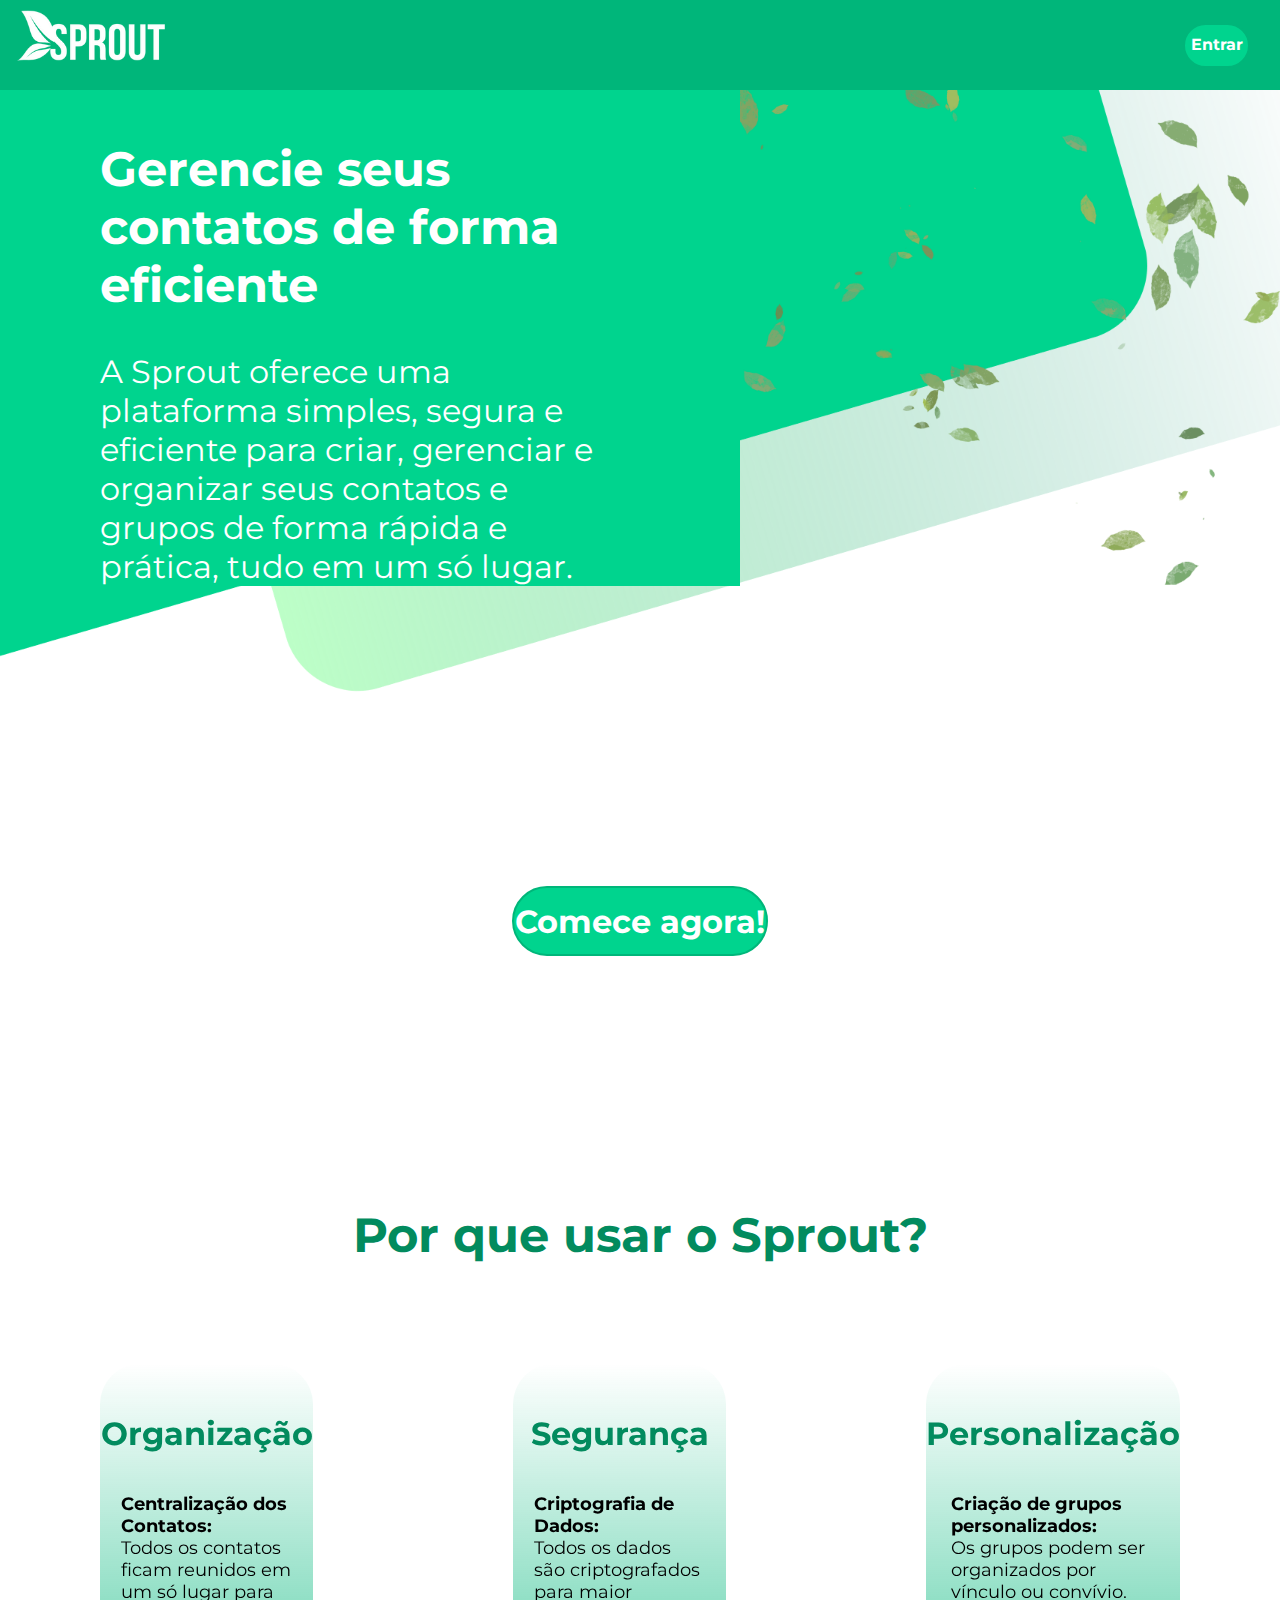
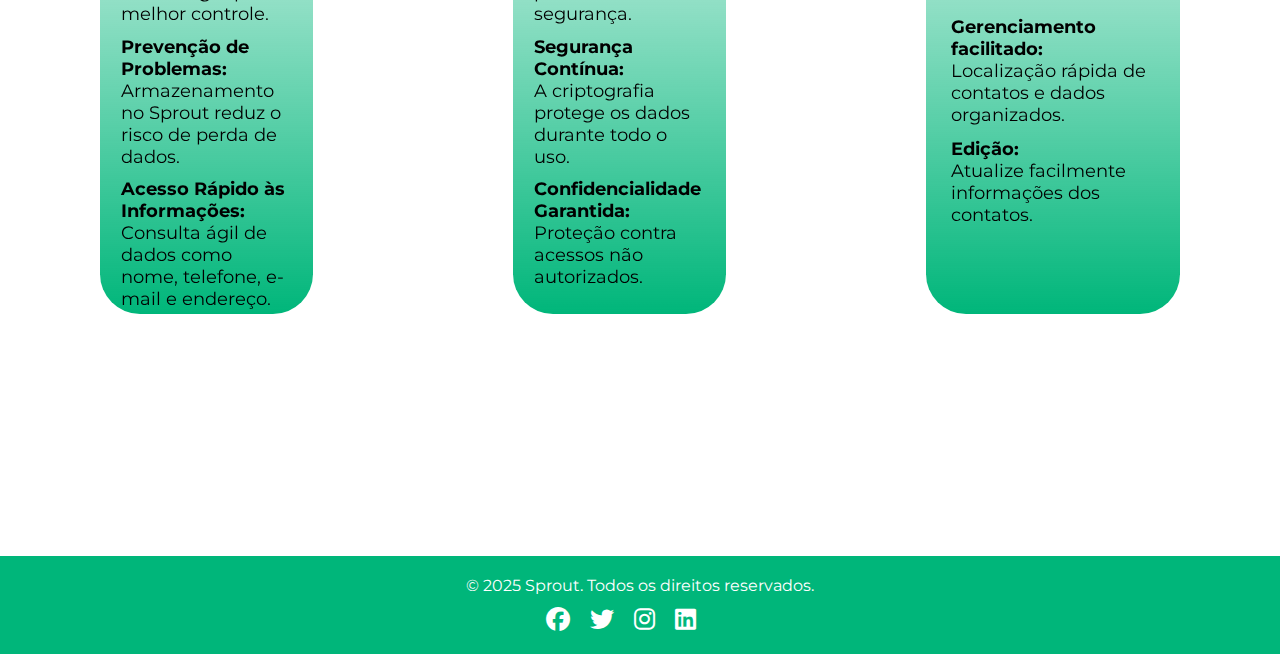
<file: index.html>
<!DOCTYPE html>
<html lang="pt-br">
<head>
  <meta charset="UTF-8">
  <meta name="viewport" content="width=device-width, initial-scale=1.0">
  <title>Sprout</title>
  <!-- Determinando Links (Css, Google Fonts API) -->
  <link rel="stylesheet" href="index.css">
  <link rel="preconnect" href="https://fonts.googleapis.com">
  <link rel="preconnect" href="https://fonts.gstatic.com" crossorigin>
  <link href="https://fonts.googleapis.com/css2?family=Montserrat:ital,wght@0,100..900;1,100..900&display=swap" rel="stylesheet">
</head>
  <body>
    <!-- HEADER -->
    <div class="header"> 
      <a href="login.html" class="LogoBrancaLink"><img src="icones_de_navegacao/logo.png" class="LogoBranca"></a>
      <nav class="align_entrar">
        <!-- Botão entrar - header -->
        <div class="botao_entrar">
          <a href="login.html">Entrar</a>
        </div>
      </nav>
    </div>
      
      
    <!-- Texto sobre o Sprout -->
    <div class="TEXTO1">
      <h1>Gerencie seus contatos de forma eficiente</h1>
      <br>
      <p>A Sprout oferece uma plataforma simples, segura e eficiente para criar, gerenciar e organizar seus contatos e grupos de forma rápida e prática, tudo em um só lugar.</p>
    </div>
    <!-- Botão que linka para a tela de cadastro - Primeiro Contato  -->
    <div class="login">
      <a href="cadastro.html"><h1>Comece agora!</h1></a>
    </div>
    <!-- Vantagens de usar o Sprout -->
    <div class="fundobranco">
      <h1 class="vantagens">Por que usar o Sprout?</h1>
      <!-- Divs que contém as vantagens de usar o Sprout -->
      <div class="informacoes">
        <div class="informacoes_filho">
            <h1>Organização</h1>
            <ul>
              <li><b>Centralização dos Contatos:</b><br> Todos os contatos ficam reunidos em um só lugar para melhor controle.</li>
              <li><b>Prevenção de Problemas:</b><br> Armazenamento no Sprout reduz o risco de perda de dados.</li>
              <li><b>Acesso Rápido às Informações:</b><br> Consulta ágil de dados como nome, telefone, e-mail e endereço.</li>
            </ul>
        </div>

        <div class="informacoes_filho">
            <h1>Segurança</h1>
            <ul>
              <li><b>Criptografia de Dados:</b><br>Todos os dados são criptografados para maior segurança.</li>
              <li><b>Segurança Contínua: </b><br>A criptografia protege os dados durante todo o uso.</li>
              <li><b>Confidencialidade Garantida:</b><br> Proteção contra acessos não autorizados.</li>
            </ul>
        </div>
            
        <div class="informacoes_filho">
            <h1>Personalização</h1>
            <ul>
              <li><b>Criação de grupos personalizados:</b><br> Os grupos podem ser organizados por vínculo ou convívio.</li>
              <li><b>Gerenciamento facilitado:</b><br>Localização rápida de contatos e dados organizados.</li>
              <li><b>Edição:</b><br> Atualize facilmente informações dos contatos.</li>
            </ul>
        </div>
      </div>
    </div>


    <!-- Footer -->
    <link href="https://cdnjs.cloudflare.com/ajax/libs/font-awesome/6.4.0/css/all.min.css" rel="stylesheet">
    <footer class="footer">
        <div class="container">
          <div class="row align-items-center">
            <div class="col-md-6 text-center text-md-start mb-3 mb-md-0">
              <p class="mb-0">&copy; 2025 Sprout. Todos os direitos reservados.</p>
            </div>

            <div class="col-md-6 text-center text-md-end">
              <div class="social-icons">
                <a href="#" aria-label="Facebook"><i class="fab fa-facebook"></i></a>
                <a href="#" aria-label="Twitter"><i class="fab fa-twitter"></i></a>
                <a href="#" aria-label="Instagram"><i class="fab fa-instagram"></i></a>
                <a href="#" aria-label="LinkedIn"><i class="fab fa-linkedin"></i></a>
              </div>
            </div>
          </div>
        </div>
    </footer>
  </body>
</html>
</file>
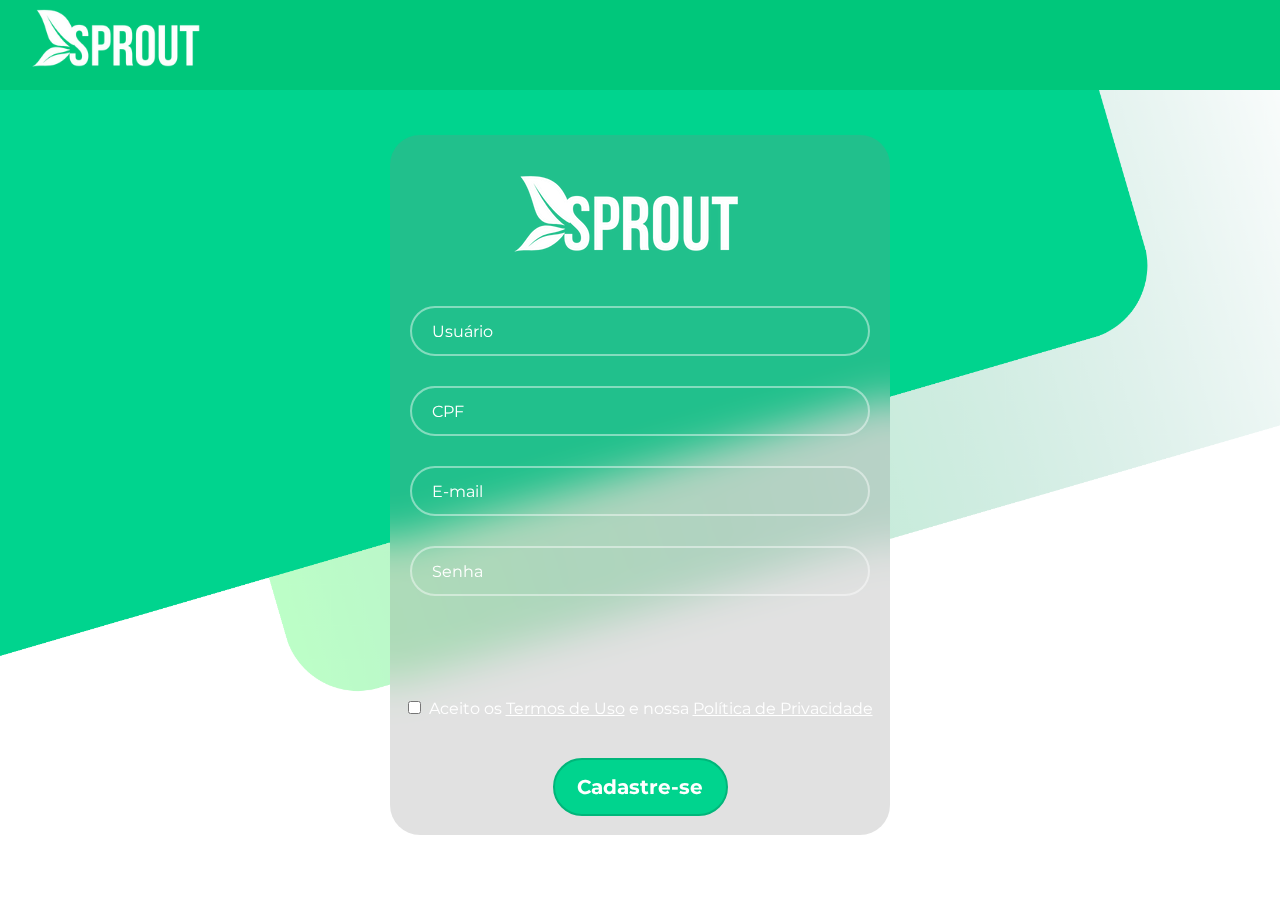
<file: cadastro.html>
<!DOCTYPE html>
<html lang="pt-br">

<head>
  <meta charset="UTF-8">
  <meta name="viewport" content="width=device-width, initial-scale=1.0">
  <title>cadastro</title>
  <link rel="stylesheet" href="cadastro.css">
  <link rel="preconnect" href="https://fonts.googleapis.com">
  <link rel="preconnect" href="https://fonts.gstatic.com" crossorigin>
  <link href="https://fonts.googleapis.com/css2?family=Montserrat:ital,wght@0,100..900;1,100..900&display=swap"
    rel="stylesheet">
  <link href='https://cdn.boxicons.com/fonts/basic/boxicons.min.css' rel='stylesheet'>
</head>

<body>
  <!-- HEADER -->
  <div class="header"> 
    <a href="home.php"><img src="icones_de_navegacao/logo.png" class="LogoBranca"></a>
    <div class="conteudoHeader">
    </div>
  </div>


  <div class="telacadastro">
    <div class="imagemcadastro"><img class="usericon"src="icones_de_navegacao/logo.png"></div> 
    <!-- FORM -->
    <form method="post" id="formCadastro"> 
      <div class="box">

        <div class="inputbox"><input type="text" placeholder="Usuário" name="usuario" id="usuario"><i class='bx  bx-user'  ></i> </div>
        <div class="inputbox"><input type="text" placeholder="CPF" name="cpf" id="cpf"><i class='bx  bxs-user-id-card'></i>  </div>
        <div class="inputbox"><input type="email" placeholder="E-mail" name="email" id="email"><i class='bx  bx-mail-open'  ></i> </div>
        <div class="inputbox"><input type="password" placeholder="Senha" name="senha" id="senha"><i class='bx  bx-lock-keyhole'  ></i> </div>
        
      </div>
        
      <br>
      <div class="ajudacadastro">
        <label><input type="checkbox" required>Aceito os <U>Termos de Uso</U> e nossa <u>Política de Privacidade</u></label>
      </div>
      <div class="botaoentrar"><input type="submit" value="Cadastre-se"></div>
    </form>
    <div id="mensagemCadastro" style="display: none; color: green; text-align: center;">
      ✅ Cadastro realizado com sucesso!
    </div>
    <p class="cadastro_p">Já tem uma conta? <a href="login.html">Faça Login!</a></p>
  </div>
  
  </div>

  <script src="testecriarconta.js"></script>
</body>

</html>
</file>
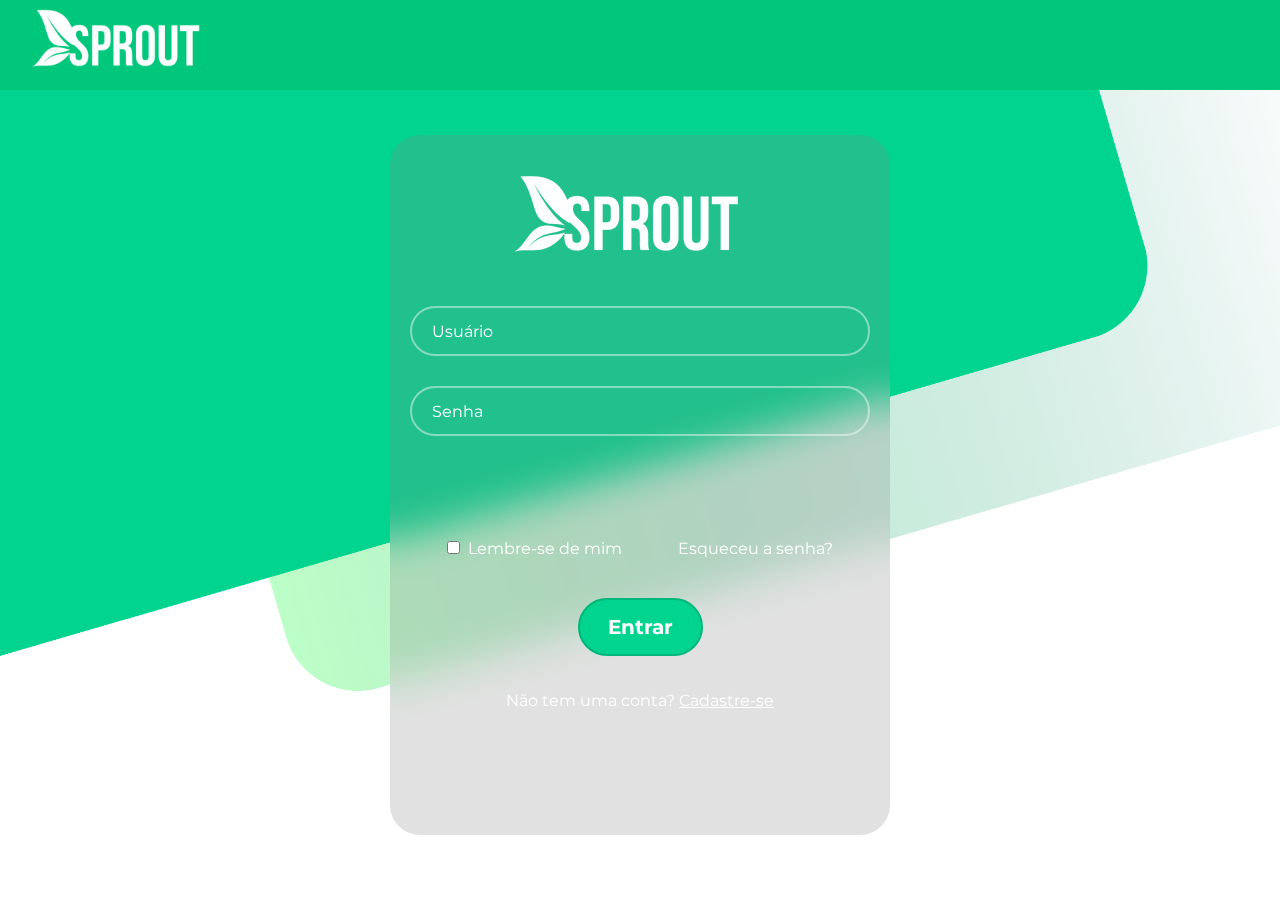
<file: login.html>
<!DOCTYPE html>
<html lang="pt-br">

<head>
  <meta charset="UTF-8">
  <meta name="viewport" content="width=device-width, initial-scale=1.0">
  <title>Login</title>
  <link rel="stylesheet" href="login.css">
  <link rel="preconnect" href="https://fonts.googleapis.com">
  <link rel="preconnect" href="https://fonts.gstatic.com" crossorigin>
  <link href="https://fonts.googleapis.com/css2?family=Montserrat:ital,wght@0,100..900;1,100..900&display=swap"
    rel="stylesheet">
  <link href='https://cdn.boxicons.com/fonts/basic/boxicons.min.css' rel='stylesheet'>
</head>

<body>

  <div class="header"> <!-- HEADER -->
    <a href="home.php"><img src="Icones_de_Navegacao/LogoBranca.png.png" class="LogoBranca"></a>
    <div class="conteudoHeader">
    </div>
  </div>



  <div class="telalogin">
   
    <div class="imagemlogin"><img src="Icones_de_Navegacao/LogoBranca.png.png"></div>
    <form method="post">
      <div class="box">

        <div class="inputbox"><input type="text" placeholder="Usuário" name="usuario" id="usuario"><i class='bx  bx-user'  ></i> </div>

        <div class="inputbox"><input type="password" placeholder="Senha" name="senha" id="senha"><i class='bx  bx-lock-keyhole'  ></i> </div>
        
      </div>
      <br>
      <div class="ajudalogin">
        <label><input type="checkbox">Lembre-se de mim</label>
        <p>Esqueceu a senha?</P>
      </div>
      <div class="botaoentrar"><input type="button" value="Entrar" id="entrar"></div>
    </form>
    <p class="cadastro_p">Não tem uma conta? <a href="cadastro.html">Cadastre-se</a></p>

  </div>
  
  </div>
  <script src="testelogin.js"></script>


</body>

</html>
</file>
<file: index.css>
* {
  box-sizing: border-box;
  margin: 0;
  padding: 0;
}

body {
  display: flex;
  flex-direction: column;
  font-family: sans-serif;
  transition: margin-left 0.3s;
  background-image: url(backgrounds/backgroundhome.png);
  background-repeat: no-repeat;
  background-position: 100%;
  background-size: cover;
  background-attachment: fixed;
}

body.com-barra-retraida main {
  margin-left: 200px;
}
/* Header */
.header {
  height: 10vh;
  background: #00b67a;
  text-align: center;
  line-height: 10vh;
  font-weight: bold;
  display: flex;
  align-items: center;
  justify-content: flex-start;
}

.LogoBrancaLink {
  width: 15%;
  padding: 0;
  object-fit: contain;
  text-align: center;
  justify-content: center;
}

.LogoBranca {
  margin-left: 10%;
  margin-top: 12.5%;
  width: 100%;
  padding: 0;
}
.align_entrar {
  width: 100%;
  height: 100%;
  align-items: center;
  justify-content: right;
  display: flex;
}
.botao_entrar {
  margin-right: 30px;
  background-color: #00d48e;
  border: 2px solid #00b67a;
  border-radius: 250px;
  height: 50%;
  width: 6%;
  display: flex;
  justify-content: center;
  align-items: center;
  transition: background-color 0.3s ease;
  a {
    font-family: "Montserrat", sans-serif;
    text-decoration: none;
    color: white;
  }
}
.botao_entrar:hover {
  background-color: #00a36d;
}



/* Texto sobre o Sprout */
.TEXTO1 {
  color: rgb(255, 255, 255);
  background-color: #00d48e;
  margin-left: 100px;
  width: 50%;
  height: fit-content;
  font-size: 100%;
  font-size: 100%;
  h1 {
    padding-top: 50px;
    font-family: "Montserrat", sans-serif;
    font-size: 300%;
    width: 80%;
  }
  p {
    padding-top: 20px;
    font-family: "Montserrat", sans-serif;
    font-style: bold;
    font-size: 200%;
    width: 80%;
  }
}
/* Botão que linka para a tela de cadastro - Primeiro Contato */
.login {
  margin-top: 300px;
  background-color: #00d48e;
  border: 2px solid #00b67a;
  border-radius: 250px;
  font-family: "Montserrat", sans-serif;
  width: 20%;
  height: 70px;
  display: flex;
  flex-direction: row;
  justify-content: center;
  align-items: center;
  text-align: center;
  align-self: center;
  transition: background-color 0.3s ease;
  a {
    text-decoration: none;
    color: rgb(255, 255, 255);
  }
}
.login:hover {
  background-color: #00b67a;
}

/* Vantagens de usar o Sprout */
.fundobranco {
  background-image: linear-gradient(
    to bottom,
    transparent,
    white,
    white,
    white,
    white
  );
  align-items: center;
  justify-content: center;
  width: 100;
  height: 1200px;
}
.vantagens {
  display: flex;
  justify-content: center;
  align-items: center;
  text-align: center;
  align-self: center;
  margin-top: 250px;
  font-family: "Montserrat", sans-serif;
  font-weight: bolder;
  font-size: 300%;
  margin-bottom: 100px;
  color: #028b5e;
}
/* Classes das divs que contém as vantagens de usar o Sprout */
.informacoes {
  text-align: center;
  border-radius: 100px;
  display: flex;
  width: 100%;
  align-self: flex-end;
  margin-left: 100pxpx;
  margin-right: 100px;
  position: relative;
}

.informacoes_filho {
  width: 33.33%;
  height: 550px;
  background-image: linear-gradient(to bottom, transparent, #00b67a);
  border-radius: 40px;
  margin-right: 100px;
  margin-left: 100px;
  margin-bottom: 40px;
  backdrop-filter: blur(20px);
  h1 {
    color: #028b5e;
    font-family: "Montserrat", sans-serif;
    font-weight: bolder;
    font-size: 200%;
    margin-top: 50px;
  }
  ul {
    margin-top: 40px;
    list-style: none;
    width: 1;
  }
  li {
    color: black;
    font-family: "Montserrat", sans-serif;
    width: 100%;
    height: fit-content;
    margin-top: 5%;
    padding-left: 10%;
    padding-right: 10%;
    font-size: large;
    text-align: left;
  }
}

/* Footer */
.footer {
  background-color: #00b67a;
  padding: 20px;
  display: flex;
  justify-content: center;
  align-content: center;
  color: #ffffff;
  font-family: "Montserrat", sans-serif;
}
.social-icons {
  padding-top: 10px;
  display: flex;
  justify-content: center;
  align-self: center;
  justify-items: center;
  margin-left: 70px;
  a{
    color: #ffffff;
    font-size: 1.5rem;
    margin: 0 10px;
    transition: color 0.3s ease;
  }
}

.social-icons a:hover {
  color: #007bff;
}

.col-md-6 {
  display: flex;
}
</file>
<file: cadastro.css>
* {
    box-sizing: border-box;
    margin: 0;
    padding: 0;
  }
  
  body {
  display: flex;
  flex-direction: column;
  height: 100vh;
  font-family: sans-serif;
  overflow: hidden;
  transition: margin-left 0.3s;
  background-image: url(backgrounds/backgroundlogin.png);
  background-repeat: no-repeat;
  background-position: 100%;
  background-size: cover;
  }

  body.com-barra-retraida main {
    margin-left: 200px;
  }
  .header, footer {
    height: 10vh;
    background: rgb(0, 199, 123);
    text-align: center;
    line-height: 10vh;
    font-weight: bold;
    display: flex;
    align-items: center;
    justify-content: flex-start;
  }
  
  .conteudoHeader{
    text-align: center;
    display: flex;
    justify-content: right;
    align-items: center;
  }
  
  .conteudoHeader img{
    width: 10%;
    transition: transform 0.2s;
  }
  
  .conteudoHeader img:hover{
    transform: scale(0.9);
  }
  
  .LogoBrancaLink {
  width: 15%;
  padding: 0;
  object-fit: contain;
  text-align: center;
  justify-content: center;
  }

  .LogoBranca {
    width: 75%;
    margin-top: 10%;
    
  }

  .LogoBranca {
    width: 75%;
    margin-top: 10%;
  }

.telacadastro{ /*Bloco que contém as informações do cadastro*/
    margin-top: 45px;
    border-radius: 30px;
    background-color: #8686863f;
    height: 700px;
    width: 500px;
    align-self: center;
    align-items: center;
    text-align: center;
    backdrop-filter: blur(20px); 

    a{
        color: rgb(255, 255, 255);
        text-decoration:underline;
        font-family:"Montserrat", sans-serif; 
       
    }

    p{
        font-family:"Montserrat", sans-serif;
         padding-top: 7%;
    }
    label{
       padding-top: 7%;
    }
        


}
.botaoentrar{
    input{
        background-color: #00d48e;
        border: 2px solid #00b67a;
        color: white;
        border-radius: 50px;
        margin-top: 40px ;
        padding: 3%;
        width: 35%;
        height: 30%;
        font-family:"Montserrat", sans-serif;
        font-weight: bold;
        font-size: 20px;
        text-decoration: #ffff;
        transition: background-color 0.3s ease;
    }
    input:hover{
      background-color: #00b67a;
    }
}
.ajudacadastro{ 
   display: flex;
   justify-content: space-evenly;
   color: white;


  label{
    font-family:"Montserrat", sans-serif;
    color: white;

  }
  
  input{
    margin-right: 8px;
    color: white;
  }
}

.inputbox{ /*Box para estilizar o input*/
  position: relative;
  width: 100%;
  height: 50px;
  margin: 30px 0 ;
  

}
.inputbox input{ /*Estilização do input*/
  width: 100%;
  height: 100%;
  background-color: transparent;
  border: none;
  outline: none;
  border: 2.4px solid rgba(255, 255, 255, 0.445);
  border-radius: 40px;
  font-family: "Montserrat", sans-serif;
  font-size: 16px;
  padding: 20px 45px 20px 20px;
  color: white;
}


.box{
  width: 500px;
  padding: 20px;


}
.inputbox i{
  position: absolute;
  right: 20px;
  top: 50%;
  transform: translateY(-50%);
  color: white;
}
.inputbox input::placeholder{
  color: white;

}

.cadastro_p{
    font-family:"Montserrat", sans-serif;
    color: white;

}

.imagemcadastro{
  margin-top: 40px;
}
</file>
<file: login.css>
* {
    box-sizing: border-box;
    margin: 0;
    padding: 0;
  }
  
  body {
  display: flex;
  flex-direction: column;
  height: 100vh;
  font-family: sans-serif;
  overflow: hidden;
  transition: margin-left 0.3s;
  background-image: url(backgrounds/backgroundlogin.png);
  background-repeat: no-repeat;
  background-position: 100%;
  background-size: cover;
  }

  .header, footer {
    height: 10vh;
    background: rgb(0, 199, 123);
    text-align: center;
    line-height: 10vh;
    font-weight: bold;
    display: flex;
    align-items: center;
    justify-content: flex-start;
  }
  
  .conteudoHeader{
    text-align: center;
    display: flex;
    justify-content: right;
    align-items: center;
  }
  
  .conteudoHeader img{
    width: 10%;
    transition: transform 0.2s;
  }
  
  .conteudoHeader img:hover{
    transform: scale(0.9);
  }
  
  .LogoBrancaLink {
  width: 15%;
  padding: 0;
  object-fit: contain;
  text-align: center;
  justify-content: center;
  }

  .LogoBranca {
    width: 75%;
    margin-top: 10%;
  }

.telalogin{/*Bloco que contém as informações do login*/
    margin-top: 45px;
    border-radius: 30px;
    background-color: #8686863f;
    height: 700px;
    width: 500px;
    align-self: center;
    align-items: center;
    text-align: center;
    backdrop-filter: blur(20px);

    a{
        color: rgb(255, 255, 255);
        text-decoration:underline;
        font-family:"Montserrat", sans-serif;
       
    }

    p{
        font-family:"Montserrat", sans-serif;
         padding-top: 7%;
    }
    label{
       padding-top: 7%;
    }
        


}
.botaoentrar{
    input{
        background-color: #00d48e;
        border: 2px solid #00b67a;
        color: white;
        border-radius: 50px;
        margin-top: 40px ;
        padding: 3%;
        width: 25%;
        height: 30%;
        font-family:"Montserrat", sans-serif;
        font-weight: bold;
        font-size: 20px;
        text-decoration: #ffff;
        transition: background-color 0.3s ease;
    }
    input:hover{
      background-color: #00b67a;
    }
}
.ajudalogin{
   display: flex;
   justify-content: space-evenly;
   color: white;


  label{
    font-family:"Montserrat", sans-serif;
    color: white;

  }
  
  input{
    margin-right: 8px;
    color: white;
  }
}

.inputbox{  /*Box para estilizar o input*/
  position: relative;
  width: 100%;
  height: 50px;
  margin: 30px 0 ;
  

}
.inputbox input{ /*Estilização do input*/
  width: 100%;
  height: 100%;
  background-color: transparent;
  border: none;
  outline: none;
  border: 2.4px solid rgba(255, 255, 255, 0.445);
  border-radius: 40px;
  font-family: "Montserrat", sans-serif;
  font-size: 16px;
  padding: 20px 45px 20px 20px;
  color: white;
}


.box{
  width: 500px;
  padding: 20px;


}
.inputbox i{
  position: absolute;
  right: 20px;
  top: 50%;
  transform: translateY(-50%);
  color: white;
}
.inputbox input::placeholder{
  color: white;

}

.cadastro_p{
    font-family:"Montserrat", sans-serif;
    color: white;

}

.imagemlogin{
  margin-top: 40px;
}
</file>
